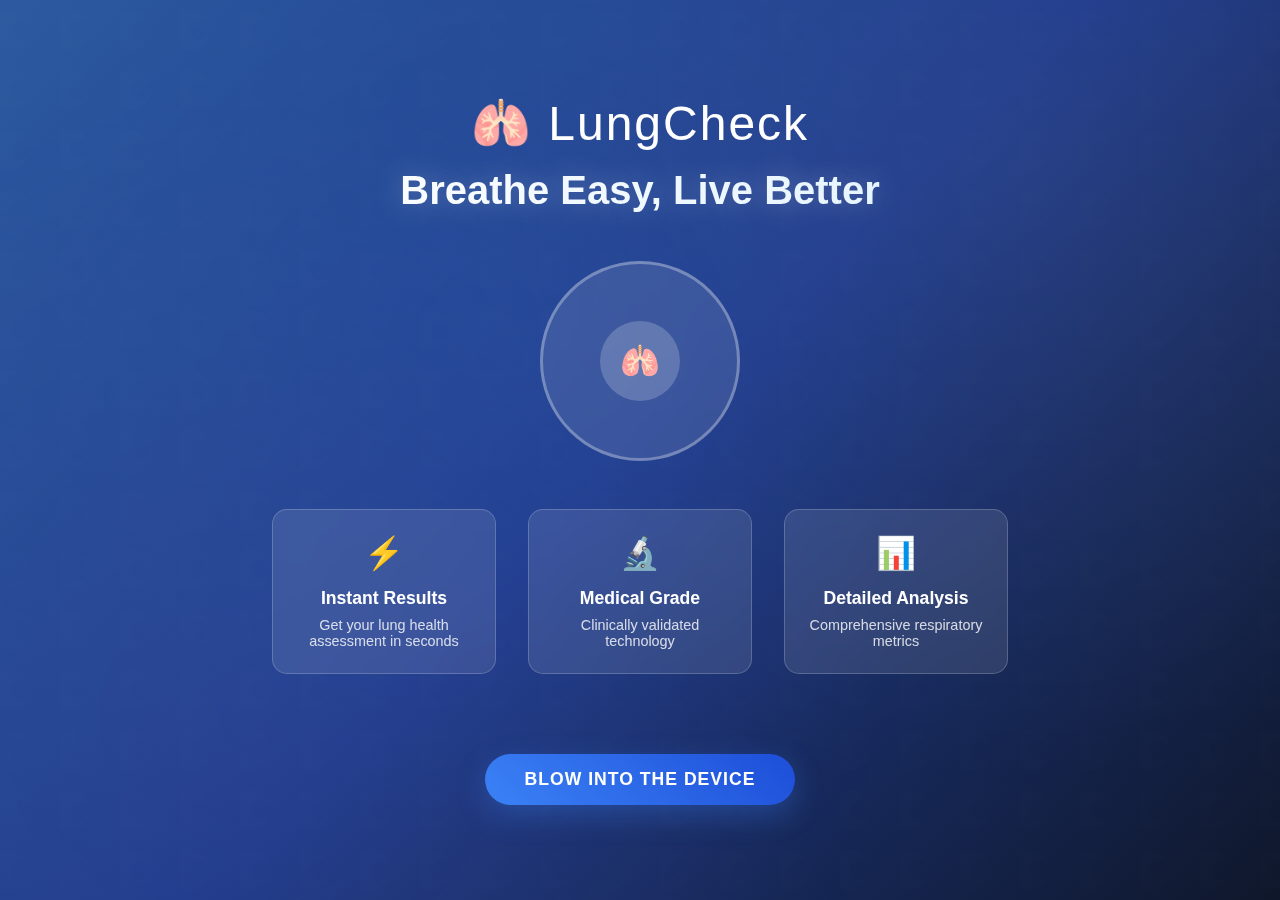
<file: index.html>
<!DOCTYPE html>
<html lang="en">
<head>
  <meta charset="UTF-8">
  <title>Lung Health Test</title>
  <meta http-equiv="refresh" content="0; url=home_page.html">
  <link rel="canonical" href="home_page.html">
  <style>
    html, body { height: 100%; margin: 0; font-family: system-ui, -apple-system, Segoe UI, Roboto, Helvetica, Arial, sans-serif; background:#0b0b10; color:#eaeaea; display:flex; align-items:center; justify-content:center; }
    a { color:#8bd3ff; }
    .card { text-align:center; padding:24px 28px; border:1px solid rgba(255,255,255,.15); border-radius:12px; background:rgba(255,255,255,.04); }
  </style>
  <script>
    // JS redirect as a secondary fallback
    window.location.replace('home_page.html');
  </script>
  <!-- This index.html ensures Vercel serves the homepage at "/" -->
</head>
<body>
  <div class="card">
    <h1>Redirecting…</h1>
    <p>If you are not redirected, <a href="home_page.html">click here</a>.</p>
  </div>
</body>
</html>
</file>
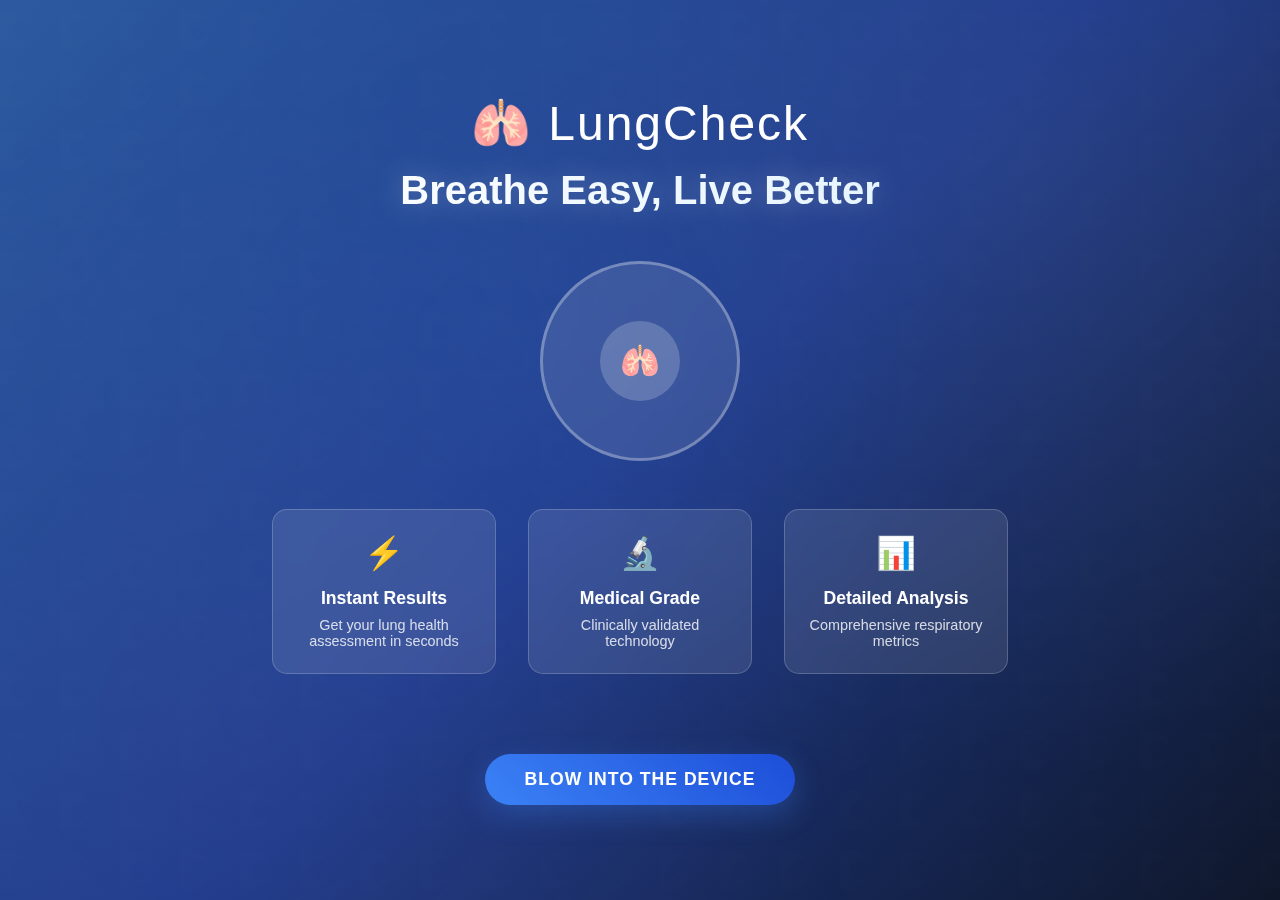
<file: home_page.html>
<!DOCTYPE html>
<html lang="en">
<head>
  <meta charset="UTF-8">
  <title>Lung Health Test</title>
  <link rel="icon" href="data:image/svg+xml,<svg xmlns=%22http://www.w3.org/2000/svg%22 viewBox=%220 0 100 100%22><text y=%22.9em%22 font-size=%2290%22>🫁</text></svg>">
  <link rel="stylesheet" href="styles.css">
</head>
<body>
  <div class="container">
    <!-- Header Section -->
    <div class="logo">🫁 LungCheck</div>
    <!-- <div class="subtitle">Advanced Respiratory Health Assessment</div> -->
    
    <!-- Main Content -->
    <h1 class="main-title">Breathe Easy, Live Better</h1>
    <!-- <p class="description">
      Our advanced lung health detection system provides accurate, non-invasive respiratory assessments. 
      Simply breathe into our device and get instant insights about your lung function and overall respiratory health.
    </p> -->
    
    <!-- Breathing Animation -->
    <div class="breathing-container">
      <div class="breathing-circle"></div>
    </div>
    
    <!-- Features Section -->
    <div class="features">
      <div class="feature">
        <div class="feature-icon">⚡</div>
        <div class="feature-title">Instant Results</div>
        <div class="feature-desc">Get your lung health assessment in seconds</div>
      </div>
      <div class="feature">
        <div class="feature-icon">🔬</div>
        <div class="feature-title">Medical Grade</div>
        <div class="feature-desc">Clinically validated technology</div>
      </div>
      <div class="feature">
        <div class="feature-icon">📊</div>
        <div class="feature-title">Detailed Analysis</div>
        <div class="feature-desc">Comprehensive respiratory metrics</div>
      </div>
    </div>

    <!-- Start Test Button -->
    <button class="btn" onclick="goToResults()">blow into the device</button>
  </div>

  <!-- Loading Screen -->
  <div class="loading-screen" id="loadingScreen">
    <div class="loading-content">
      <h2>Analyzing Results...</h2>
      <div class="loading">
        <svg width="100" height="100" viewBox="0 0 100 100">
          <polyline id="back" points="50,10 90,50 50,90 10,50 50,10"></polyline>
          <polyline id="front" points="50,10 90,50 50,90 10,50 50,10"></polyline>
        </svg>
      </div>
    </div>
  </div>

  <script src="script.js"></script>

</body>
</html>
</file>
<file: styles.css>
* {
  margin: 0;
  padding: 0;
  box-sizing: border-box;
}

body {
  font-family: 'Segoe UI', Tahoma, Geneva, Verdana, sans-serif;
  background: linear-gradient(135deg, #2c5aa0 0%, #1e3a8a 50%, #0f172a 100%);
  min-height: 100vh;
  display: flex;
  flex-direction: column;
  align-items: center;
  justify-content: center;
  color: white;
  overflow-x: hidden;
  position: relative;
}

body::before {
  content: '';
  position: fixed;
  top: 0;
  left: 0;
  width: 100%;
  height: 100%;
  background: 
    radial-gradient(circle at 20% 80%, rgba(120, 119, 198, 0.1) 0%, transparent 50%),
    radial-gradient(circle at 80% 20%, rgba(255, 255, 255, 0.05) 0%, transparent 50%),
    radial-gradient(circle at 40% 40%, rgba(59, 130, 246, 0.08) 0%, transparent 50%);
  pointer-events: none;
  z-index: -1;
}

body::after {
  content: '';
  position: fixed;
  top: 0;
  left: 0;
  width: 100%;
  height: 100%;
  background-image: 
    url("data:image/svg+xml,%3Csvg width='60' height='60' viewBox='0 0 60 60' xmlns='http://www.w3.org/2000/svg'%3E%3Cg fill='none' fill-rule='evenodd'%3E%3Cg fill='%23ffffff' fill-opacity='0.02'%3E%3Cpath d='M30 30c0-11.046-8.954-20-20-20s-20 8.954-20 20 8.954 20 20 20 20-8.954 20-20zm-20 0c0-5.523 4.477-10 10-10s10 4.477 10 10-4.477 10-10 10-10-4.477-10-10z'/%3E%3C/g%3E%3C/g%3E%3C/svg%3E");
  pointer-events: none;
  z-index: -1;
  opacity: 0.3;
}

.container {
  max-width: 800px;
  width: 90%;
  text-align: center;
  padding: 2rem;
}

.logo {
  font-size: 3rem;
  margin-bottom: 1rem;
  font-weight: 300;
  letter-spacing: 2px;
}

.subtitle {
  font-size: 1.2rem;
  margin-bottom: 3rem;
  opacity: 0.9;
  font-weight: 300;
}

.main-title {
  font-size: 2.5rem;
  margin-bottom: 1rem;
  font-weight: 600;
  background: linear-gradient(45deg, #ffffff, #e0f2fe);
  -webkit-background-clip: text;
  -webkit-text-fill-color: transparent;
  background-clip: text;
  text-shadow: 0 0 30px rgba(255, 255, 255, 0.3);
}

.description {
  font-size: 1.1rem;
  margin-bottom: 3rem;
  opacity: 0.8;
  line-height: 1.6;
  max-width: 600px;
  margin-left: auto;
  margin-right: auto;
}

.breathing-container {
  position: relative;
  margin: 3rem 0;
  display: flex;
  justify-content: center;
  align-items: center;
}

.breathing-circle {
  width: 200px;
  height: 200px;
  background: rgba(255, 255, 255, 0.1);
  border: 3px solid rgba(255, 255, 255, 0.3);
  border-radius: 50%;
  position: relative;
  animation: breathe 4s infinite ease-in-out;
  backdrop-filter: blur(10px);
}

.breathing-circle::before {
  content: '';
  position: absolute;
  top: 50%;
  left: 50%;
  transform: translate(-50%, -50%);
  width: 80px;
  height: 80px;
  background: rgba(255, 255, 255, 0.2);
  border-radius: 50%;
  animation: pulse 2s infinite ease-in-out;
}

.breathing-circle::after {
  content: '🫁';
  position: absolute;
  top: 50%;
  left: 50%;
  transform: translate(-50%, -50%);
  font-size: 2rem;
  animation: float 3s infinite ease-in-out;
}

@keyframes breathe {
  0%, 100% { 
    transform: scale(1); 
    opacity: 0.8; 
  }
  50% { 
    transform: scale(1.1); 
    opacity: 1; 
  }
}

@keyframes pulse {
  0%, 100% { 
    transform: translate(-50%, -50%) scale(1); 
    opacity: 0.5; 
  }
  50% { 
    transform: translate(-50%, -50%) scale(1.2); 
    opacity: 0.8; 
  }
}

@keyframes float {
  0%, 100% { 
    transform: translate(-50%, -50%) translateY(0px); 
  }
  50% { 
    transform: translate(-50%, -50%) translateY(-10px); 
  }
}

.features {
  display: grid;
  grid-template-columns: repeat(auto-fit, minmax(200px, 1fr));
  gap: 2rem;
  margin: 3rem 0;
}

.feature {
  background: rgba(255, 255, 255, 0.1);
  padding: 1.5rem;
  border-radius: 15px;
  backdrop-filter: blur(10px);
  border: 1px solid rgba(255, 255, 255, 0.2);
  transition: transform 0.3s ease;
}

.feature:hover {
  transform: translateY(-5px);
}

.feature-icon {
  font-size: 2rem;
  margin-bottom: 1rem;
}

.feature-title {
  font-size: 1.1rem;
  margin-bottom: 0.5rem;
  font-weight: 600;
}

.feature-desc {
  font-size: 0.9rem;
  opacity: 0.8;
}

.btn {
  margin-top: 2rem;
  padding: 15px 40px;
  background: linear-gradient(45deg, #3b82f6, #1d4ed8);
  color: white;
  border: none;
  border-radius: 50px;
  font-size: 1.1rem;
  font-weight: 600;
  cursor: pointer;
  transition: all 0.3s ease;
  box-shadow: 0 10px 30px rgba(59, 130, 246, 0.3);
  text-transform: uppercase;
  letter-spacing: 1px;
  position: relative;
  overflow: hidden;
}

.btn::before {
  content: '';
  position: absolute;
  top: 0;
  left: -100%;
  width: 100%;
  height: 100%;
  background: linear-gradient(90deg, transparent, rgba(255, 255, 255, 0.2), transparent);
  transition: left 0.5s;
}

.btn:hover::before {
  left: 100%;
}

.btn:hover {
  transform: translateY(-3px);
  box-shadow: 0 15px 40px rgba(59, 130, 246, 0.4);
  background: linear-gradient(45deg, #2563eb, #1e40af);
}

.btn:active {
  transform: translateY(-1px);
}

/* Loading screen styles */
.loading-screen {
  position: fixed;
  top: 0;
  left: 0;
  width: 100%;
  height: 100%;
  background: rgba(0, 0, 0, 0.8);
  display: none;
  justify-content: center;
  align-items: center;
  z-index: 1000;
}

.loading-screen.show {
  display: flex;
}

.loading-content {
  text-align: center;
  color: white;
}

.loading-content h2 {
  margin-bottom: 20px;
  font-size: 24px;
}

/* From Uiverse.io by milley69 */ 
.loading svg polyline {
  fill: none;
  stroke-width: 3;
  stroke-linecap: round;
  stroke-linejoin: round;
}

.loading svg polyline#back {
  fill: none;
  stroke: #ff4d5033;
}

.loading svg polyline#front {
  fill: none;
  stroke: #ff4d4f;
  stroke-dasharray: 48, 144;
  stroke-dashoffset: 192;
  animation: dash_682 1.4s linear infinite;
}

@keyframes dash_682 {
  72.5% {
    opacity: 0;
  }

  to {
    stroke-dashoffset: 0;
  }
}
</file>
